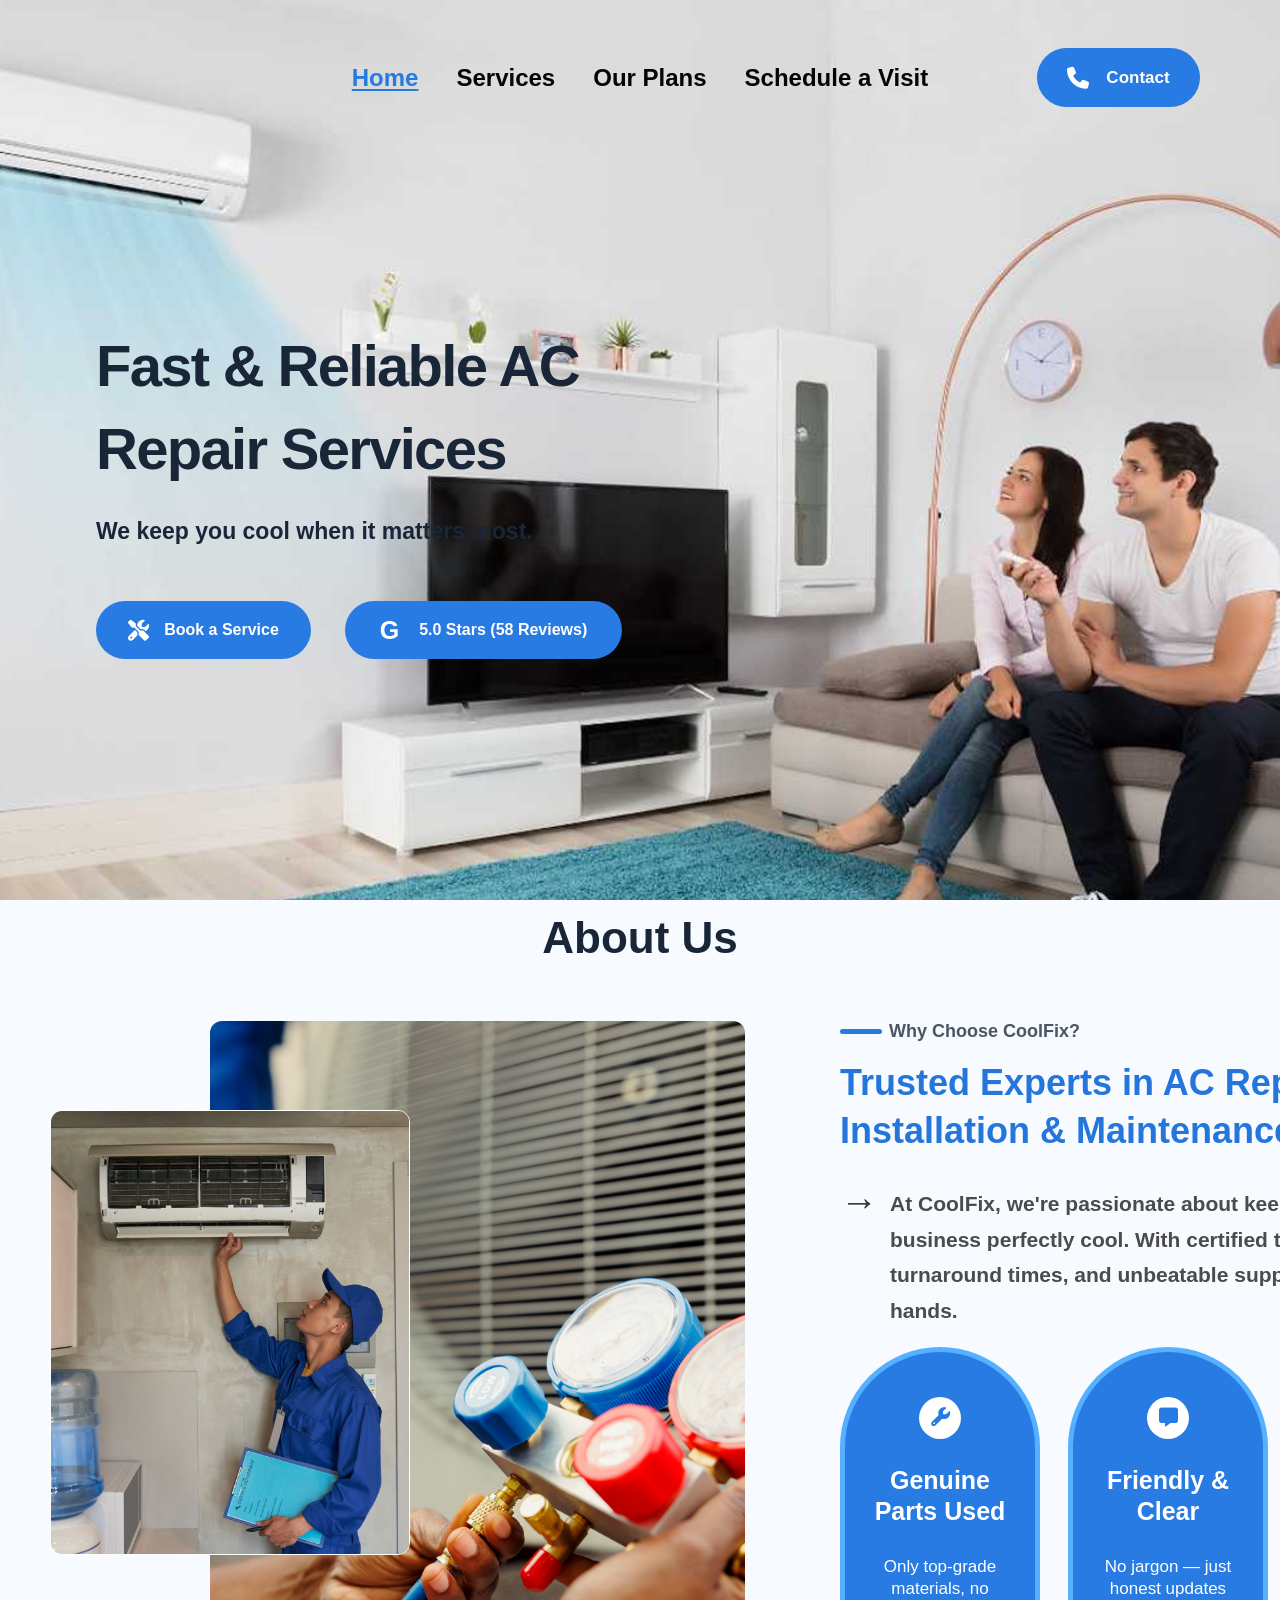
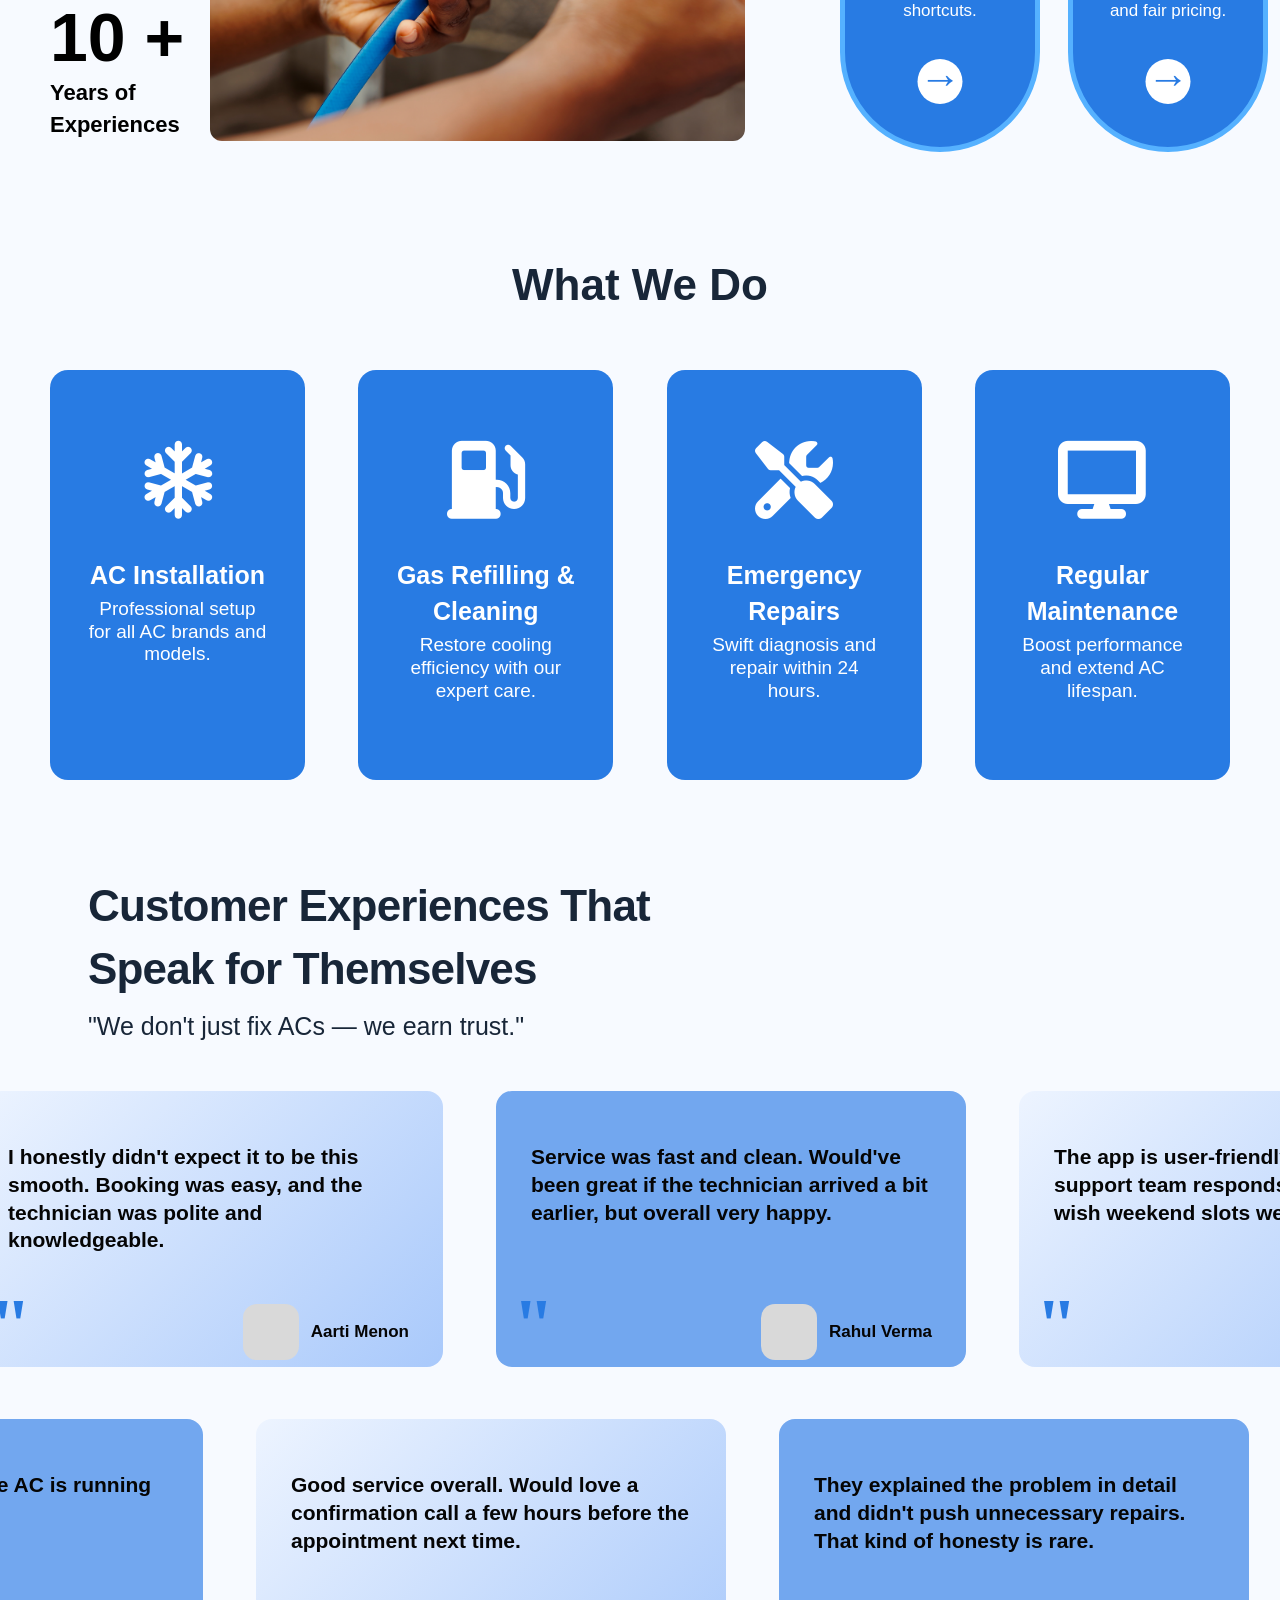
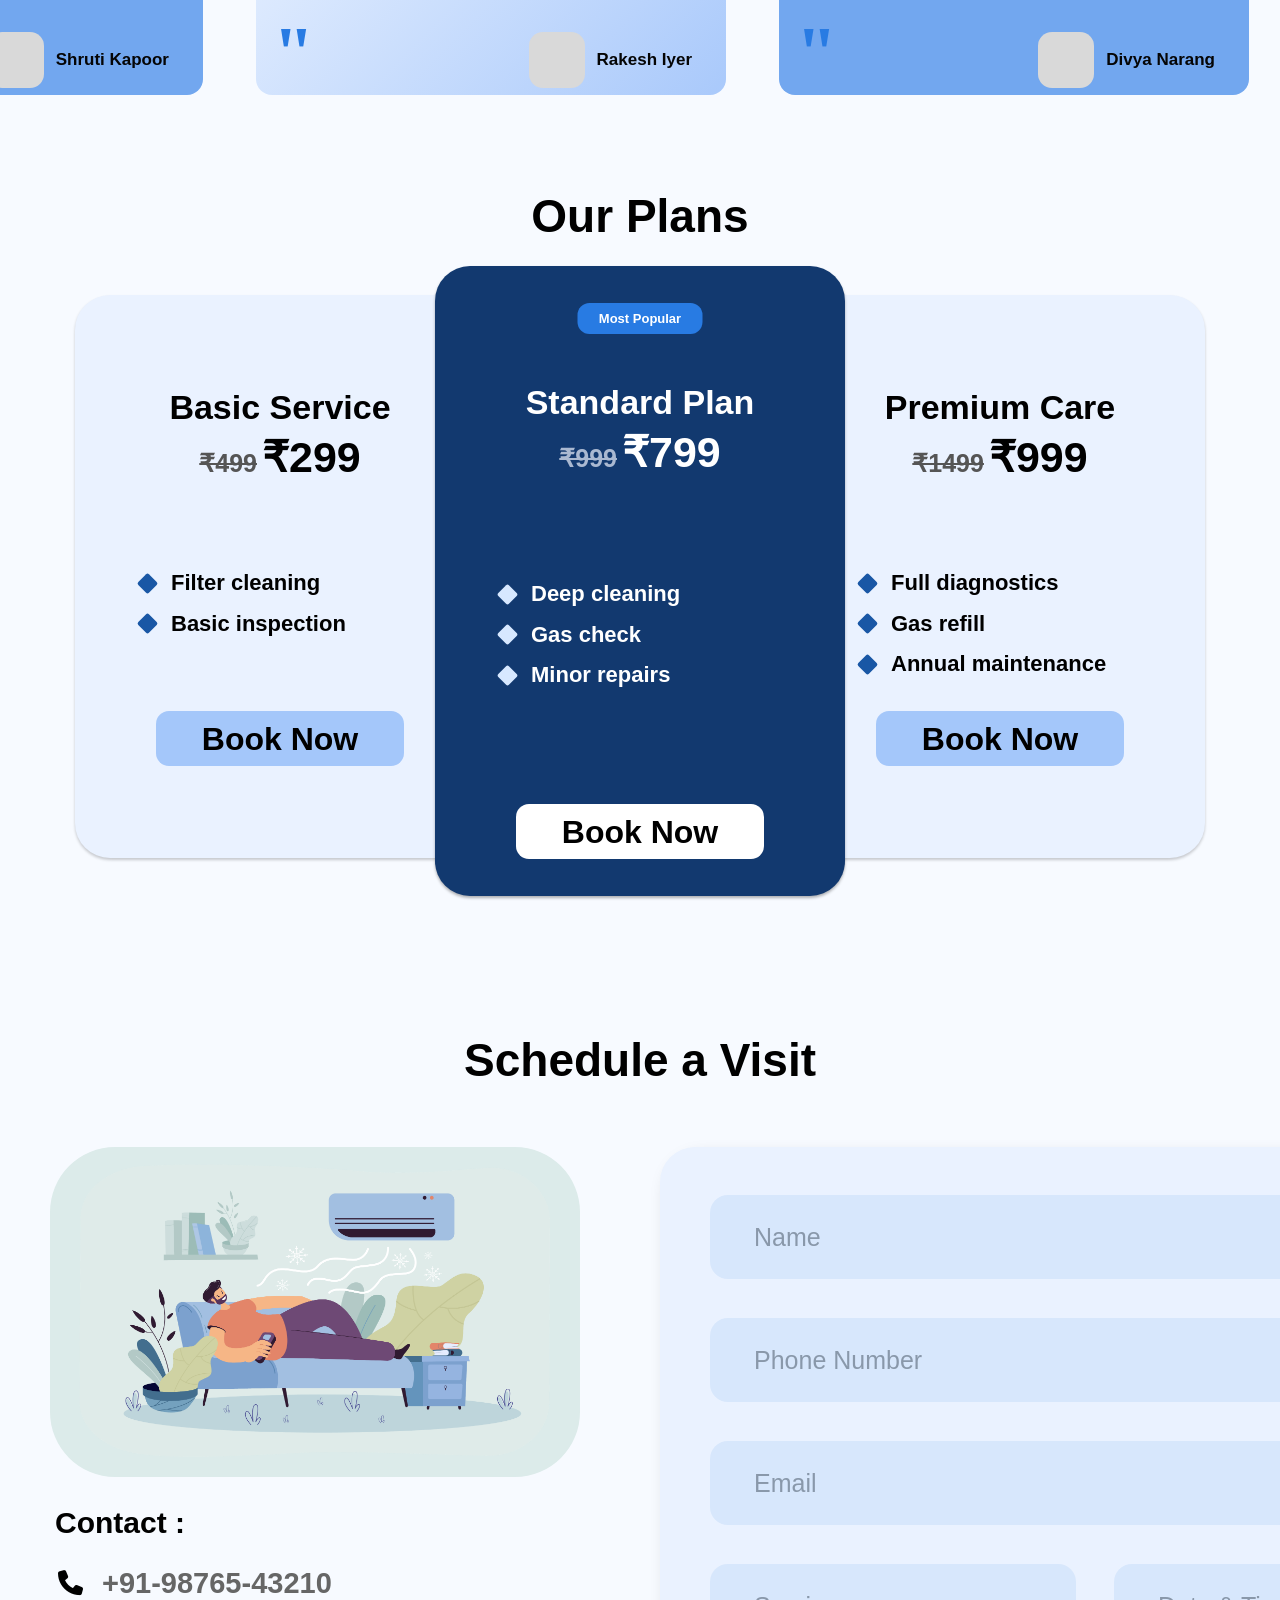
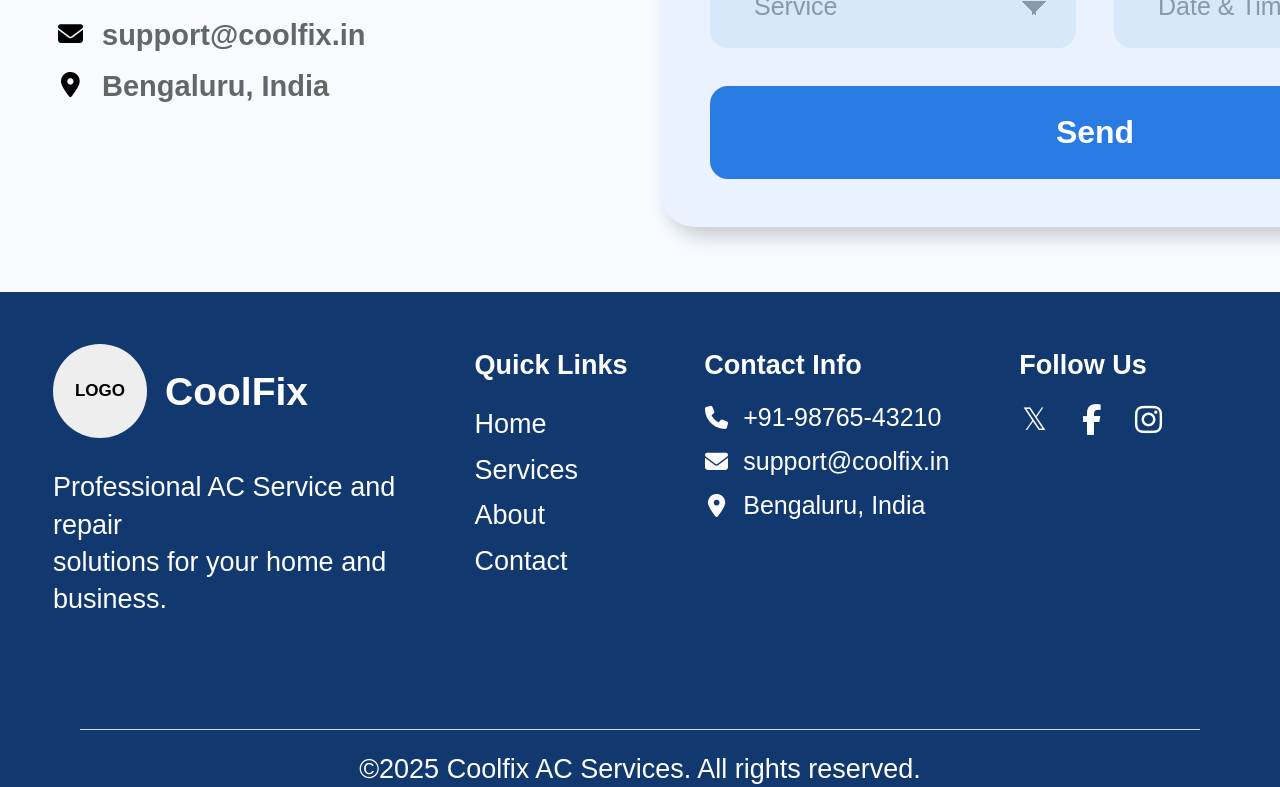
<file: index.html>
<!DOCTYPE html>
<html lang="en">
<head>
  <meta charset="UTF-8">
  <meta name="viewport" content="width=device-width, initial-scale=1.0">
  <title>Document</title>
  <link rel="stylesheet" href="https://cdnjs.cloudflare.com/ajax/libs/font-awesome/6.5.2/css/all.min.css">
  <link rel="stylesheet" href="main.css">
</head>
<body>

  <section class="section1">
    <header class="section1-header1-cnavbar1">
     <!--   <div class="section1-header1-divtag1-cnavbar1-logo1">LOGO</div> -->
      <nav class="section1-header1-navtag1-cnavbar1-nav-links1">
        <a href="#" class="active">Home</a>
        <a href="#">Services</a>
        <a href="#">Our Plans</a>
        <a href="#">Schedule a Visit</a>
      </nav>
      <a href="#" class="section1-header1-atag-contact-btn1">
        <i class="fa-solid fa-phone"></i>
        <span>Contact</span>
      </a>
    </header>
    <div class="hero-content">
      <h1>Fast & Reliable AC<br>Repair Services</h1>
      <p>We keep you cool when it matters most.</p>
      <div class="hero-buttons">
        <a href="#" class="service-btn">
          <i class="fa-solid fa-screwdriver-wrench"></i>
          <span>Book a Service</span>
        </a>
        <a href="#" class="review-btn">
          <span class="google-icon">G</span>
          <span>5.0 Stars (58 Reviews)</span>
        </a>
      </div>
    </div>
  </section>

  <section class="about-section">
    <h2 class="about-title">About Us</h2>
    <div class="about-container">
      <div class="about-images">
        <div class="about-main-image">
          <img src="gas charging.jpg" alt="AC repair technician working">
        </div>
        <div class="about-technician-image">
          <img src="ac checking.jpg" alt="AC technician">
        </div>
        <div class="experience">
          <span class="experience-number">10 +</span>
          <span class="experience-text">Years of<br>Experiences</span>
        </div>
      </div>
      <div class="about-content">
        <div class="about-small-heading">
          <span></span>
          <p>Why Choose CoolFix?</p>
        </div>
        <h3>Trusted Experts in AC Repair,<br>Installation &amp; Maintenance</h3>
        <div class="about-description">
          <span class="arrow">→</span>
          <p>At CoolFix, we're passionate about keeping your home or
          business perfectly cool. With certified technicians,
          quick turnaround times, and unbeatable support — you're
          in safe hands.</p>
        </div>
        <div class="feature-cards">
          <div class="feature-card">
            <div class="feature-icon">
              <i class="fa-solid fa-wrench"></i>
            </div>
            <h4>Genuine<br>Parts Used</h4>
            <p>Only top-grade<br>materials, no<br>shortcuts.</p>
            <div class="feature-arrow">→</div>
          </div>
          <div class="feature-card">
            <div class="feature-icon">
              <i class="fa-solid fa-message"></i>
            </div>
            <h4>Friendly &amp;<br>Clear</h4>
            <p>No jargon — just<br>honest updates<br>and fair pricing.</p>
            <div class="feature-arrow">→</div>
          </div>
          <div class="feature-card">
            <div class="feature-icon">
              <i class="fa-regular fa-clock"></i>
            </div>
            <h4>Same-Day<br>Response</h4>
            <p>Quick, efficient<br>fixes when you<br>need it most.</p>
            <div class="feature-arrow">→</div>
          </div>
        </div>
      </div>
    </div>
  </section>

  <section class="services-section">
    <h2 class="services-title">What We Do</h2>
    <div class="services-container">
      <div class="service-card">
        <div class="service-icon">
          <i class="fa-regular fa-snowflake"></i>
        </div>
        <h3>AC Installation</h3>
        <p>Professional setup<br>for all AC brands and<br>models.</p>
      </div>
      <div class="service-card">
        <div class="service-icon">
          <i class="fa-solid fa-gas-pump"></i>
        </div>
        <h3>Gas Refilling &<br>Cleaning</h3>
        <p>Restore cooling<br>efficiency with our<br>expert care.</p>
      </div>
      <div class="service-card">
        <div class="service-icon">
          <i class="fa-solid fa-screwdriver-wrench"></i>
        </div>
        <h3>Emergency<br>Repairs</h3>
        <p>Swift diagnosis and<br>repair within 24<br>hours.</p>
      </div>
      <div class="service-card">
        <div class="service-icon">
          <i class="fa-solid fa-display"></i>
        </div>
        <h3>Regular<br>Maintenance</h3>
        <p>Boost performance<br>and extend AC<br>lifespan.</p>
      </div>
    </div>
  </section>

  <section class="reviews-section">
    <div class="reviews-header">
      <h2>Customer Experiences That<br>Speak for Themselves</h2>
      <p>"We don't just fix ACs — we earn trust."</p>
    </div>
    <div class="reviews-row reviews-row-one">
      <div class="review-card">
        <div class="review-text">I honestly didn't expect it to be this
        smooth. Booking was easy, and the
        technician was polite and
        knowledgeable.</div>
        <div class="review-bottom">
          <div class="quote-mark">"</div>
          <div class="review-user">
            <div class="user-photo"></div>
            <span>Aarti Menon</span>
          </div>
        </div>
      </div>
      <div class="review-card dark-review">
        <div class="review-text">Service was fast and clean.
        Would've been great if the
        technician arrived a bit earlier,
        but overall very happy.</div>
        <div class="review-bottom">
          <div class="quote-mark">"</div>
          <div class="review-user">
            <div class="user-photo"></div>
            <span>Rahul Verma</span>
          </div>
        </div>
      </div>
      <div class="review-card">
        <div class="review-text">The app is user-friendly and the support
        team responds quickly. Just wish
        weekend slots weren't so packed.</div>
        <div class="review-bottom">
          <div class="quote-mark">"</div>
          <div class="review-user">
            <div class="user-photo"></div>
            <span>Neeraj Patil</span>
          </div>
        </div>
      </div>
      <div class="review-card dark-review">
        <div class="review-text">Technician was quick and
        arrived 15 minutes early.
        Work was neat and professional.</div>
        <div class="review-bottom">
          <div class="quote-mark">"</div>
          <div class="review-user">
            <div class="user-photo"></div>
            <span>Priya Shah</span>
          </div>
        </div>
      </div>
    </div>
    <div class="reviews-row reviews-row-two">
      <div class="review-card dark-review">
        <div class="review-text">Hassle-free service.
        The AC is running
        perfectly now!</div>
        <div class="review-bottom">
          <div class="quote-mark">"</div>
          <div class="review-user">
            <div class="user-photo"></div>
            <span>Shruti Kapoor</span>
          </div>
        </div>
      </div>
      <div class="review-card">
        <div class="review-text">Good service overall. Would love a
        confirmation call a few hours before the
        appointment next time.</div>
        <div class="review-bottom">
          <div class="quote-mark">"</div>
          <div class="review-user">
            <div class="user-photo"></div>
            <span>Rakesh Iyer</span>
          </div>
        </div>
      </div>
      <div class="review-card dark-review">
        <div class="review-text">They explained the problem in
        detail and didn't push
        unnecessary repairs. That kind
        of honesty is rare.</div>
        <div class="review-bottom">
          <div class="quote-mark">"</div>
          <div class="review-user">
            <div class="user-photo"></div>
            <span>Divya Narang</span>
          </div>
        </div>
      </div>
      <div class="review-card">
        <div class="review-text">We've been using them for a year now —
        zero complaints. Reliable and
        reasonably priced.</div>
        <div class="review-bottom">
          <div class="quote-mark">"</div>
          <div class="review-user">
            <div class="user-photo"></div>
            <span>Preeti Joshi</span>
          </div>
        </div>
      </div>
    </div>
  </section>

  <section class="plans-section">
    <h2 class="plans-title">Our Plans</h2>
    <div class="plans-container">
      <div class="plan-card basic-plan">
        <div class="plan-content">
          <h3>Basic Service</h3>
          <div class="plan-price">
            <span class="old-price">₹499</span>
            <span class="current-price">₹299</span>
          </div>
          <ul class="plan-features">
            <li><span class="diamond"></span>Filter cleaning</li>
            <li><span class="diamond"></span>Basic inspection</li>
          </ul>
          <a href="#" class="plan-button">Book Now</a>
        </div>
      </div>
      <div class="plan-card standard-plan">
        <div class="popular-badge">Most Popular</div>
        <div class="plan-content">
          <h3>Standard Plan</h3>
          <div class="plan-price">
            <span class="old-price">₹999</span>
            <span class="current-price">₹799</span>
          </div>
          <ul class="plan-features">
            <li><span class="diamond"></span>Deep cleaning</li>
            <li><span class="diamond"></span>Gas check</li>
            <li><span class="diamond"></span>Minor repairs</li>
          </ul>
          <a href="#" class="plan-button">Book Now</a>
        </div>
      </div>
      <div class="plan-card premium-plan">
        <div class="plan-content">
          <h3>Premium Care</h3>
          <div class="plan-price">
            <span class="old-price">₹1499</span>
            <span class="current-price">₹999</span>
          </div>
          <ul class="plan-features">
            <li><span class="diamond"></span>Full diagnostics</li>
            <li><span class="diamond"></span>Gas refill</li>
            <li><span class="diamond"></span>Annual maintenance</li>
          </ul>
          <a href="#" class="plan-button">Book Now</a>
        </div>
      </div>
    </div>
  </section>

  <section class="schedule-section">
    <h2 class="schedule-title">Schedule a Visit</h2>
    <div class="schedule-container">
      <div class="schedule-left">
        <div class="schedule-image">
          <img src="ac sleeping.png" alt="Relaxing at home">
        </div>
        <div class="contact-info">
          <h3>Contact :</h3>
          <div class="contact-item">
            <i class="fa-solid fa-phone"></i>
            <span>+91-98765-43210</span>
          </div>
          <div class="contact-item">
            <i class="fa-solid fa-envelope"></i>
            <span>support@coolfix.in</span>
          </div>
          <div class="contact-item">
            <i class="fa-solid fa-location-dot"></i>
            <span>Bengaluru, India</span>
          </div>
        </div>
      </div>
      <div class="schedule-form-container">
        <form class="schedule-form">
          <div class="form-group full-width">
            <input type="text" placeholder="Name">
          </div>
          <div class="form-group full-width">
            <input type="tel" placeholder="Phone Number">
          </div>
          <div class="form-group full-width">
            <input type="email" placeholder="Email">
          </div>
          <div class="form-row">
            <div class="form-group">
              <select>
                <option value="">Service</option>
                <option>AC Installation</option>
                <option>Gas Refilling & Cleaning</option>
                <option>Emergency Repairs</option>
                <option>Regular Maintenance</option>
              </select>
            </div>
            <div class="form-group">
              <input
                type="text"
                placeholder="Date & Time"
                onfocus="this.type='datetime-local'"
                onblur="if(!this.value)this.type='text'"
              >
            </div>
          </div>
          <button type="submit" class="send-button">Send</button>
        </form>
      </div>
    </div>
  </section>

  <footer class="site-footer">
    <div class="footer-container">
      <div class="footer-brand">
        <div class="footer-logo-row">
          <div class="footer-logo">LOGO</div>
          <h2>CoolFix</h2>
        </div>
        <p>Professional AC Service and repair<br>solutions for your home and<br>business.</p>
      </div>
      <div class="footer-column">
        <h3>Quick Links</h3>
        <a href="#home">Home</a>
        <a href="#services">Services</a>
        <a href="#about">About</a>
        <a href="#contact">Contact</a>
      </div>
      <div class="footer-column contact-column">
        <h3>Contact Info</h3>
        <div class="footer-contact">
          <i class="fa-solid fa-phone"></i>
          <span>+91-98765-43210</span>
        </div>
        <div class="footer-contact">
          <i class="fa-solid fa-envelope"></i>
          <span>support@coolfix.in</span>
        </div>
        <div class="footer-contact">
          <i class="fa-solid fa-location-dot"></i>
          <span>Bengaluru, India</span>
        </div>
      </div>
      <div class="footer-column follow-column">
        <h3>Follow Us</h3>
        <div class="social-icons">
          <a href="#" aria-label="X">𝕏</a>
          <a href="#" aria-label="Facebook"><i class="fa-brands fa-facebook-f"></i></a>
          <a href="#" aria-label="Instagram"><i class="fa-brands fa-instagram"></i></a>
        </div>
      </div>
    </div>
    <div class="footer-bottom">
      <p>©2025 Coolfix AC Services. All rights reserved.</p>
    </div>
  </footer>

</body>
</html>

<!-->
</file>
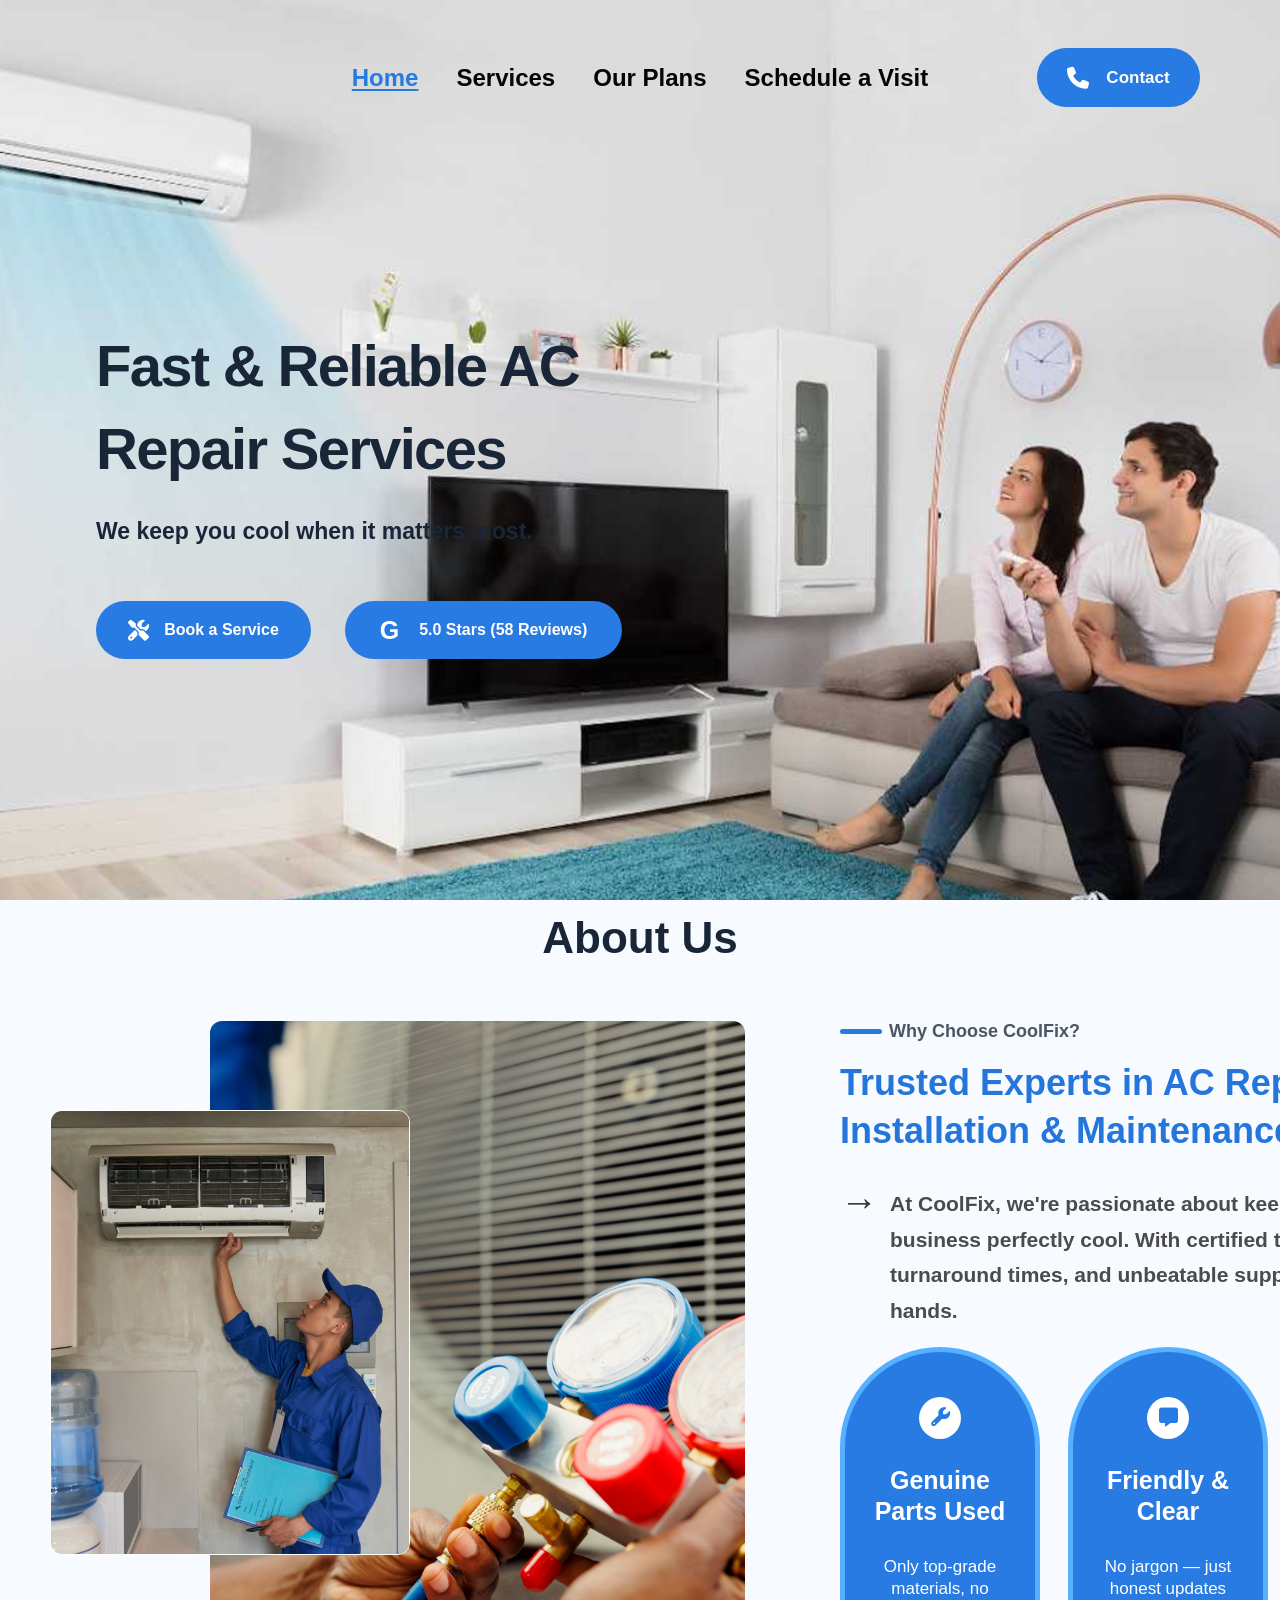
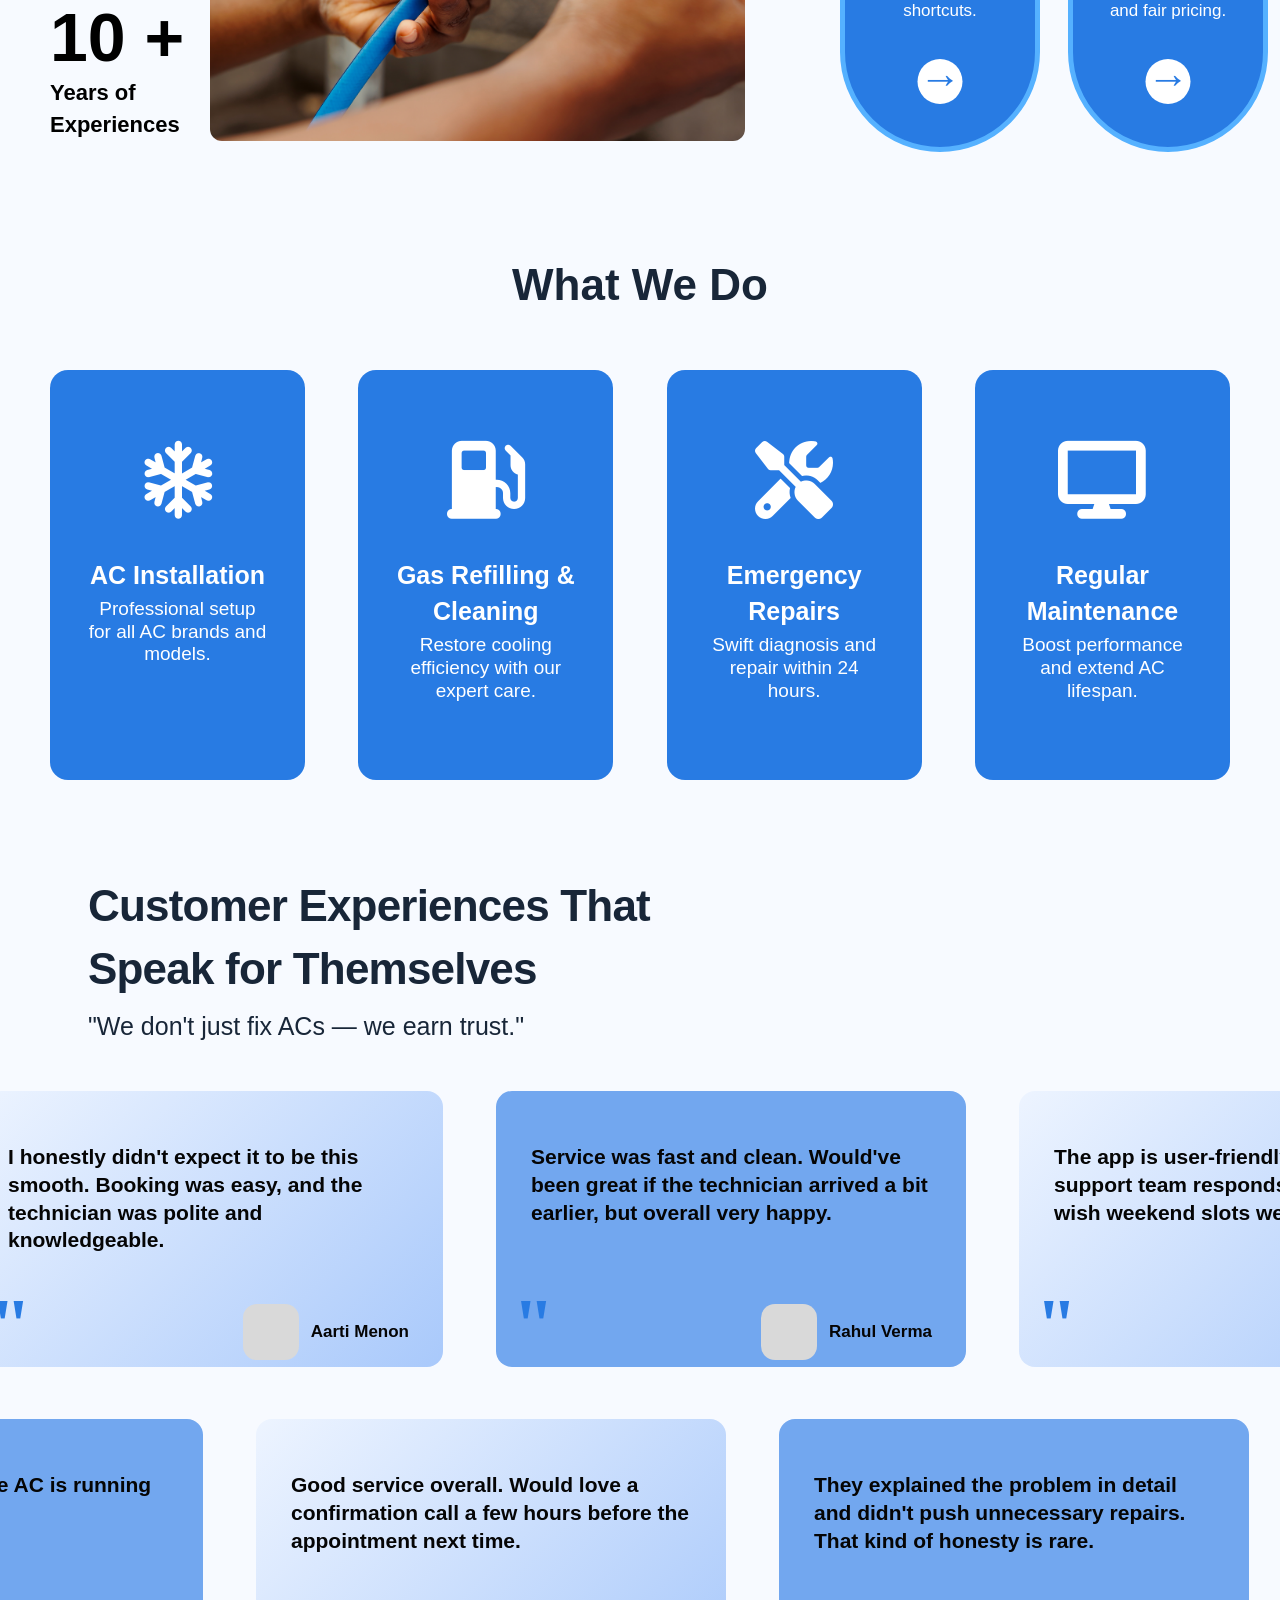
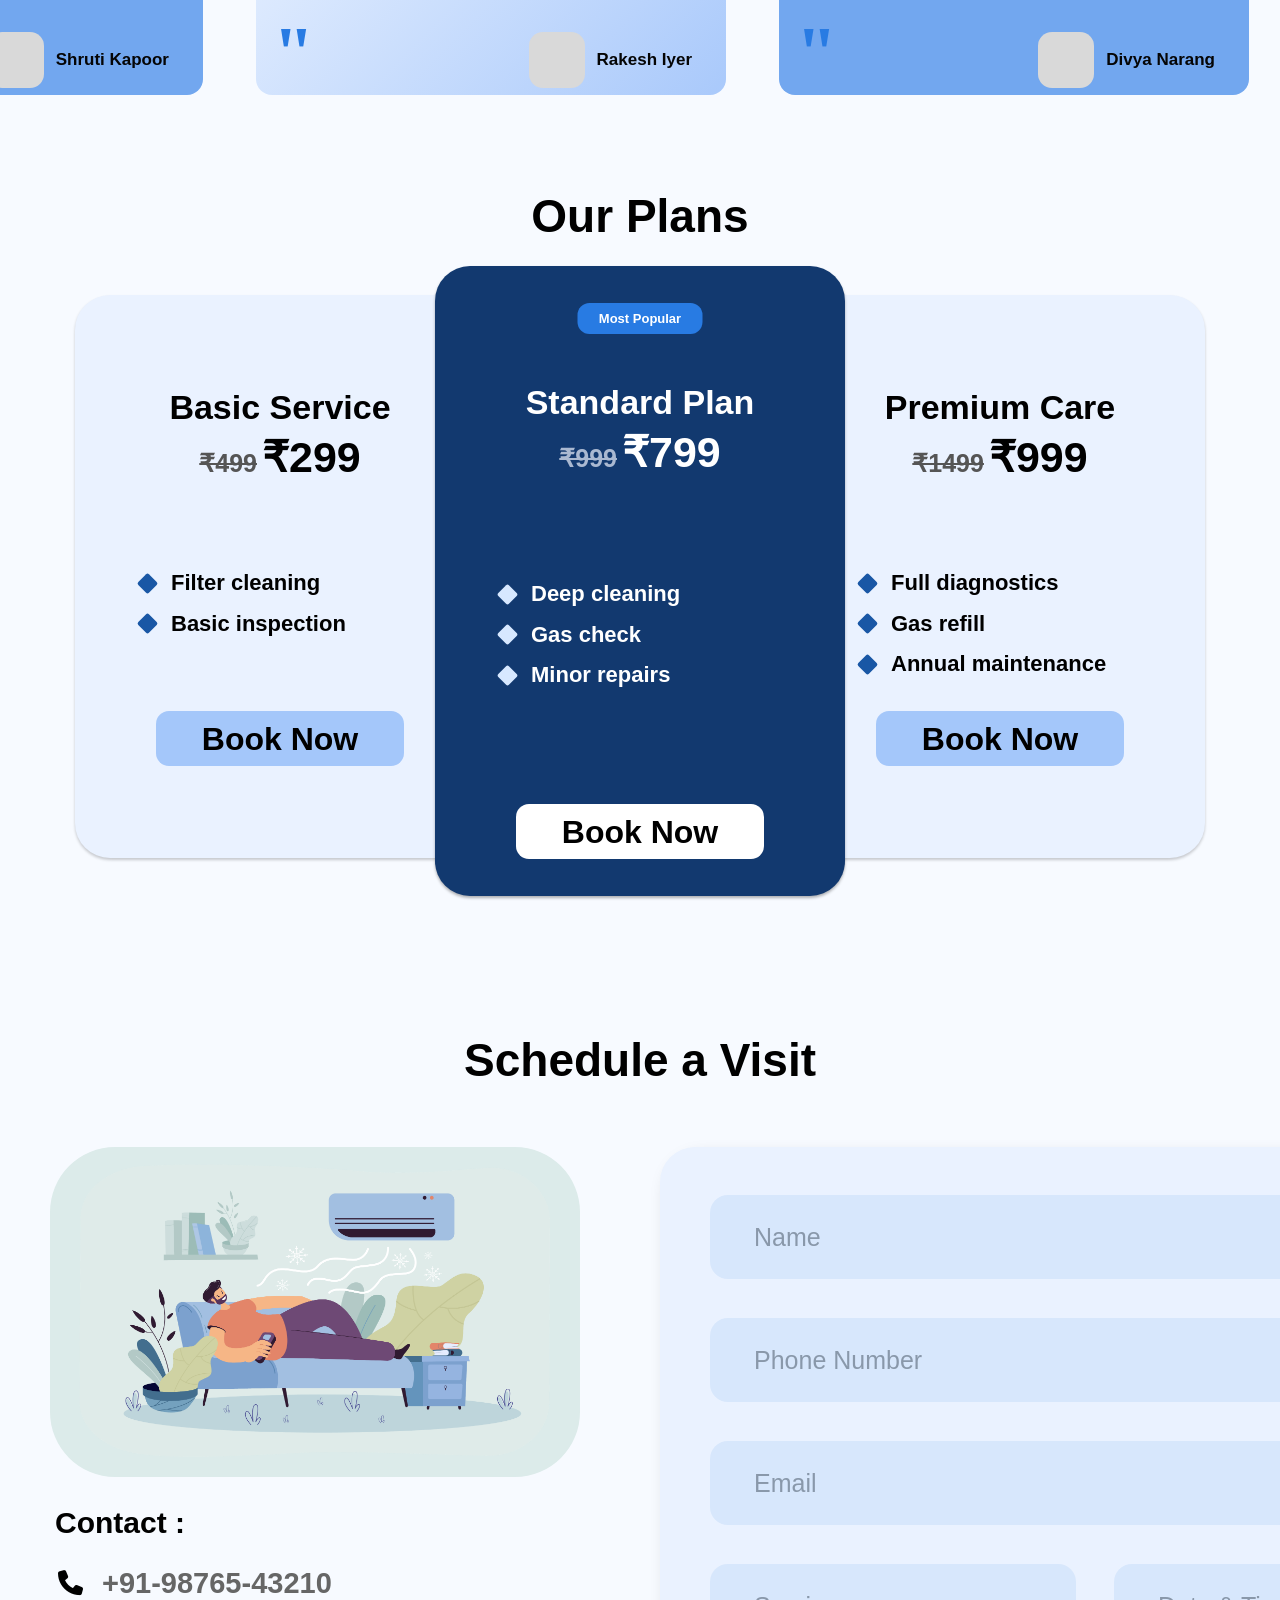
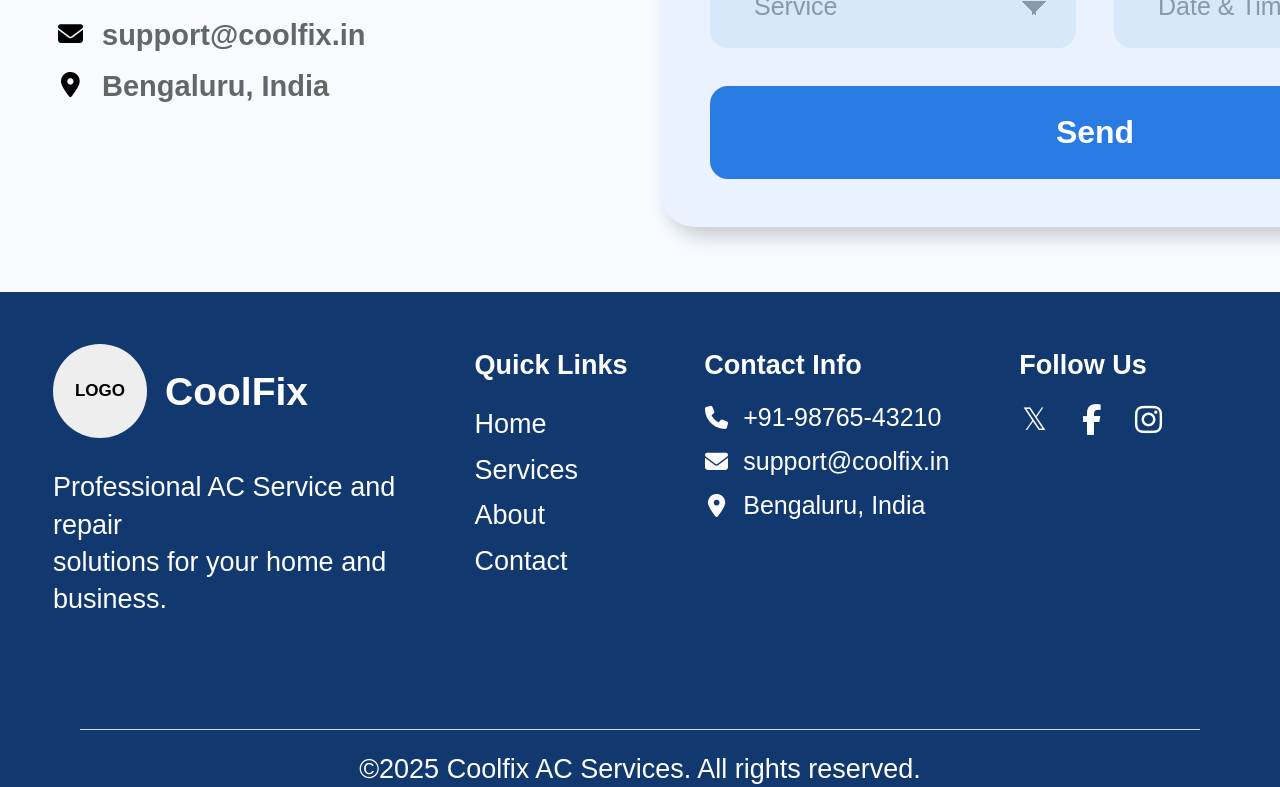
<file: main.html>
<!DOCTYPE html>
<html lang="en">
<head>
  <meta charset="UTF-8">
  <meta name="viewport" content="width=device-width, initial-scale=1.0">
  <title>Document</title>
  <link rel="stylesheet" href="https://cdnjs.cloudflare.com/ajax/libs/font-awesome/6.5.2/css/all.min.css">
  <link rel="stylesheet" href="main.css">
</head>
<body>

  <section class="section1">
    <header class="section1-header1-cnavbar1">
     <!--   <div class="section1-header1-divtag1-cnavbar1-logo1">LOGO</div> -->
      <nav class="section1-header1-navtag1-cnavbar1-nav-links1">
        <a href="#" class="active">Home</a>
        <a href="#">Services</a>
        <a href="#">Our Plans</a>
        <a href="#">Schedule a Visit</a>
      </nav>
      <a href="#" class="section1-header1-atag-contact-btn1">
        <i class="fa-solid fa-phone"></i>
        <span>Contact</span>
      </a>
    </header>
    <div class="hero-content">
      <h1>Fast & Reliable AC<br>Repair Services</h1>
      <p>We keep you cool when it matters most.</p>
      <div class="hero-buttons">
        <a href="#" class="service-btn">
          <i class="fa-solid fa-screwdriver-wrench"></i>
          <span>Book a Service</span>
        </a>
        <a href="#" class="review-btn">
          <span class="google-icon">G</span>
          <span>5.0 Stars (58 Reviews)</span>
        </a>
      </div>
    </div>
  </section>

  <section class="about-section">
    <h2 class="about-title">About Us</h2>
    <div class="about-container">
      <div class="about-images">
        <div class="about-main-image">
          <img src="gas charging.jpg" alt="AC repair technician working">
        </div>
        <div class="about-technician-image">
          <img src="ac checking.jpg" alt="AC technician">
        </div>
        <div class="experience">
          <span class="experience-number">10 +</span>
          <span class="experience-text">Years of<br>Experiences</span>
        </div>
      </div>
      <div class="about-content">
        <div class="about-small-heading">
          <span></span>
          <p>Why Choose CoolFix?</p>
        </div>
        <h3>Trusted Experts in AC Repair,<br>Installation &amp; Maintenance</h3>
        <div class="about-description">
          <span class="arrow">→</span>
          <p>At CoolFix, we're passionate about keeping your home or
          business perfectly cool. With certified technicians,
          quick turnaround times, and unbeatable support — you're
          in safe hands.</p>
        </div>
        <div class="feature-cards">
          <div class="feature-card">
            <div class="feature-icon">
              <i class="fa-solid fa-wrench"></i>
            </div>
            <h4>Genuine<br>Parts Used</h4>
            <p>Only top-grade<br>materials, no<br>shortcuts.</p>
            <div class="feature-arrow">→</div>
          </div>
          <div class="feature-card">
            <div class="feature-icon">
              <i class="fa-solid fa-message"></i>
            </div>
            <h4>Friendly &amp;<br>Clear</h4>
            <p>No jargon — just<br>honest updates<br>and fair pricing.</p>
            <div class="feature-arrow">→</div>
          </div>
          <div class="feature-card">
            <div class="feature-icon">
              <i class="fa-regular fa-clock"></i>
            </div>
            <h4>Same-Day<br>Response</h4>
            <p>Quick, efficient<br>fixes when you<br>need it most.</p>
            <div class="feature-arrow">→</div>
          </div>
        </div>
      </div>
    </div>
  </section>

  <section class="services-section">
    <h2 class="services-title">What We Do</h2>
    <div class="services-container">
      <div class="service-card">
        <div class="service-icon">
          <i class="fa-regular fa-snowflake"></i>
        </div>
        <h3>AC Installation</h3>
        <p>Professional setup<br>for all AC brands and<br>models.</p>
      </div>
      <div class="service-card">
        <div class="service-icon">
          <i class="fa-solid fa-gas-pump"></i>
        </div>
        <h3>Gas Refilling &<br>Cleaning</h3>
        <p>Restore cooling<br>efficiency with our<br>expert care.</p>
      </div>
      <div class="service-card">
        <div class="service-icon">
          <i class="fa-solid fa-screwdriver-wrench"></i>
        </div>
        <h3>Emergency<br>Repairs</h3>
        <p>Swift diagnosis and<br>repair within 24<br>hours.</p>
      </div>
      <div class="service-card">
        <div class="service-icon">
          <i class="fa-solid fa-display"></i>
        </div>
        <h3>Regular<br>Maintenance</h3>
        <p>Boost performance<br>and extend AC<br>lifespan.</p>
      </div>
    </div>
  </section>

  <section class="reviews-section">
    <div class="reviews-header">
      <h2>Customer Experiences That<br>Speak for Themselves</h2>
      <p>"We don't just fix ACs — we earn trust."</p>
    </div>
    <div class="reviews-row reviews-row-one">
      <div class="review-card">
        <div class="review-text">I honestly didn't expect it to be this
        smooth. Booking was easy, and the
        technician was polite and
        knowledgeable.</div>
        <div class="review-bottom">
          <div class="quote-mark">"</div>
          <div class="review-user">
            <div class="user-photo"></div>
            <span>Aarti Menon</span>
          </div>
        </div>
      </div>
      <div class="review-card dark-review">
        <div class="review-text">Service was fast and clean.
        Would've been great if the
        technician arrived a bit earlier,
        but overall very happy.</div>
        <div class="review-bottom">
          <div class="quote-mark">"</div>
          <div class="review-user">
            <div class="user-photo"></div>
            <span>Rahul Verma</span>
          </div>
        </div>
      </div>
      <div class="review-card">
        <div class="review-text">The app is user-friendly and the support
        team responds quickly. Just wish
        weekend slots weren't so packed.</div>
        <div class="review-bottom">
          <div class="quote-mark">"</div>
          <div class="review-user">
            <div class="user-photo"></div>
            <span>Neeraj Patil</span>
          </div>
        </div>
      </div>
      <div class="review-card dark-review">
        <div class="review-text">Technician was quick and
        arrived 15 minutes early.
        Work was neat and professional.</div>
        <div class="review-bottom">
          <div class="quote-mark">"</div>
          <div class="review-user">
            <div class="user-photo"></div>
            <span>Priya Shah</span>
          </div>
        </div>
      </div>
    </div>
    <div class="reviews-row reviews-row-two">
      <div class="review-card dark-review">
        <div class="review-text">Hassle-free service.
        The AC is running
        perfectly now!</div>
        <div class="review-bottom">
          <div class="quote-mark">"</div>
          <div class="review-user">
            <div class="user-photo"></div>
            <span>Shruti Kapoor</span>
          </div>
        </div>
      </div>
      <div class="review-card">
        <div class="review-text">Good service overall. Would love a
        confirmation call a few hours before the
        appointment next time.</div>
        <div class="review-bottom">
          <div class="quote-mark">"</div>
          <div class="review-user">
            <div class="user-photo"></div>
            <span>Rakesh Iyer</span>
          </div>
        </div>
      </div>
      <div class="review-card dark-review">
        <div class="review-text">They explained the problem in
        detail and didn't push
        unnecessary repairs. That kind
        of honesty is rare.</div>
        <div class="review-bottom">
          <div class="quote-mark">"</div>
          <div class="review-user">
            <div class="user-photo"></div>
            <span>Divya Narang</span>
          </div>
        </div>
      </div>
      <div class="review-card">
        <div class="review-text">We've been using them for a year now —
        zero complaints. Reliable and
        reasonably priced.</div>
        <div class="review-bottom">
          <div class="quote-mark">"</div>
          <div class="review-user">
            <div class="user-photo"></div>
            <span>Preeti Joshi</span>
          </div>
        </div>
      </div>
    </div>
  </section>

  <section class="plans-section">
    <h2 class="plans-title">Our Plans</h2>
    <div class="plans-container">
      <div class="plan-card basic-plan">
        <div class="plan-content">
          <h3>Basic Service</h3>
          <div class="plan-price">
            <span class="old-price">₹499</span>
            <span class="current-price">₹299</span>
          </div>
          <ul class="plan-features">
            <li><span class="diamond"></span>Filter cleaning</li>
            <li><span class="diamond"></span>Basic inspection</li>
          </ul>
          <a href="#" class="plan-button">Book Now</a>
        </div>
      </div>
      <div class="plan-card standard-plan">
        <div class="popular-badge">Most Popular</div>
        <div class="plan-content">
          <h3>Standard Plan</h3>
          <div class="plan-price">
            <span class="old-price">₹999</span>
            <span class="current-price">₹799</span>
          </div>
          <ul class="plan-features">
            <li><span class="diamond"></span>Deep cleaning</li>
            <li><span class="diamond"></span>Gas check</li>
            <li><span class="diamond"></span>Minor repairs</li>
          </ul>
          <a href="#" class="plan-button">Book Now</a>
        </div>
      </div>
      <div class="plan-card premium-plan">
        <div class="plan-content">
          <h3>Premium Care</h3>
          <div class="plan-price">
            <span class="old-price">₹1499</span>
            <span class="current-price">₹999</span>
          </div>
          <ul class="plan-features">
            <li><span class="diamond"></span>Full diagnostics</li>
            <li><span class="diamond"></span>Gas refill</li>
            <li><span class="diamond"></span>Annual maintenance</li>
          </ul>
          <a href="#" class="plan-button">Book Now</a>
        </div>
      </div>
    </div>
  </section>

  <section class="schedule-section">
    <h2 class="schedule-title">Schedule a Visit</h2>
    <div class="schedule-container">
      <div class="schedule-left">
        <div class="schedule-image">
          <img src="ac sleeping.png" alt="Relaxing at home">
        </div>
        <div class="contact-info">
          <h3>Contact :</h3>
          <div class="contact-item">
            <i class="fa-solid fa-phone"></i>
            <span>+91-98765-43210</span>
          </div>
          <div class="contact-item">
            <i class="fa-solid fa-envelope"></i>
            <span>support@coolfix.in</span>
          </div>
          <div class="contact-item">
            <i class="fa-solid fa-location-dot"></i>
            <span>Bengaluru, India</span>
          </div>
        </div>
      </div>
      <div class="schedule-form-container">
        <form class="schedule-form">
          <div class="form-group full-width">
            <input type="text" placeholder="Name">
          </div>
          <div class="form-group full-width">
            <input type="tel" placeholder="Phone Number">
          </div>
          <div class="form-group full-width">
            <input type="email" placeholder="Email">
          </div>
          <div class="form-row">
            <div class="form-group">
              <select>
                <option value="">Service</option>
                <option>AC Installation</option>
                <option>Gas Refilling & Cleaning</option>
                <option>Emergency Repairs</option>
                <option>Regular Maintenance</option>
              </select>
            </div>
            <div class="form-group">
              <input
                type="text"
                placeholder="Date & Time"
                onfocus="this.type='datetime-local'"
                onblur="if(!this.value)this.type='text'"
              >
            </div>
          </div>
          <button type="submit" class="send-button">Send</button>
        </form>
      </div>
    </div>
  </section>

  <footer class="site-footer">
    <div class="footer-container">
      <div class="footer-brand">
        <div class="footer-logo-row">
          <div class="footer-logo">LOGO</div>
          <h2>CoolFix</h2>
        </div>
        <p>Professional AC Service and repair<br>solutions for your home and<br>business.</p>
      </div>
      <div class="footer-column">
        <h3>Quick Links</h3>
        <a href="#home">Home</a>
        <a href="#services">Services</a>
        <a href="#about">About</a>
        <a href="#contact">Contact</a>
      </div>
      <div class="footer-column contact-column">
        <h3>Contact Info</h3>
        <div class="footer-contact">
          <i class="fa-solid fa-phone"></i>
          <span>+91-98765-43210</span>
        </div>
        <div class="footer-contact">
          <i class="fa-solid fa-envelope"></i>
          <span>support@coolfix.in</span>
        </div>
        <div class="footer-contact">
          <i class="fa-solid fa-location-dot"></i>
          <span>Bengaluru, India</span>
        </div>
      </div>
      <div class="footer-column follow-column">
        <h3>Follow Us</h3>
        <div class="social-icons">
          <a href="#" aria-label="X">𝕏</a>
          <a href="#" aria-label="Facebook"><i class="fa-brands fa-facebook-f"></i></a>
          <a href="#" aria-label="Instagram"><i class="fa-brands fa-instagram"></i></a>
        </div>
      </div>
    </div>
    <div class="footer-bottom">
      <p>©2025 Coolfix AC Services. All rights reserved.</p>
    </div>
  </footer>

</body>
</html>
</file>
<file: main.css>
* {
  margin: 0;
  padding: 0;
  box-sizing: border-box;
}
html,
body {
  width: 100%;
  height: 100%;
}
body {
  font-family: Arial, Helvetica, sans-serif;
}
.section1 {
  width: 100%;
  min-height: 100vh;
  background-image: url("main\ image.png");
  background-size: cover;   /*   Image-ஐ stretch/crop செய்து, hero section முழுவதையும் image cover செய்ய வேண்டும்.*/
  background-position: center;  /* Image-ன் center portion-ஐ hero section-ன் center-ல் வைத்துக்கொள்.*/
  background-repeat: no-repeat;  /*Image ஒருமுறை மட்டும் இருக்க வேண்டும். Repeat ஆகக்கூடாது.  by default it looks like this  IMAGE IMAGE IMAGE IMAGE     │
│ IMAGE IMAGE IMAGE IMAGE     │
│ IMAGE IMAGE IMAGE IMAGE */
  position: relative;
}
.section1-header1-cnavbar1 {
  width: 100%;
  height: 155px;
  display: flex;
  align-items: center;
  padding: 0 80px;
  position: relative;
  z-index: 10;
}
/*.section1-header1-divtag1-cnavbar1-logo1 {
  width: 88px;
  height: 88px;
  border-radius: 50%;
  background: #dedede;
  display: flex;
  align-items: center;
  justify-content: center;
  font-size: 15px;
  font-weight: 700;
  color: #111;
  flex-shrink: 0; 
}*/
.section1-header1-navtag1-cnavbar1-nav-links1 {
  position: absolute;
  left: 50%;
  transform: translateX(-50%);
  display: flex;
  align-items: center;
  gap: 38px;
  white-space: nowrap;
}
.section1-header1-navtag1-cnavbar1-nav-links1 a {
  text-decoration: none;
  color: #050505;
  font-size: 24px;
  font-weight: 700;
  transition: 0.2s ease;
}
.section1-header1-navtag1-cnavbar1-nav-links1 a:hover {
  color: #247be3;
}
.section1-header1-navtag1-cnavbar1-nav-links1 a.active {
  color: #247be3;
  text-decoration: underline;
  text-decoration-thickness: 2px;
  text-underline-offset: 3px;
}
.section1-header1-atag-contact-btn1 {
  margin-left: auto;
  width: 163px;
  height: 59px;
  border-radius: 35px;
  background: #287be3;
  color: white;
  text-decoration: none;
  display: flex;
  align-items: center;
  justify-content: center;
  gap: 17px;
  font-size: 17px;
  font-weight: 700;
  transition: 0.2s ease;
}
.section1-header1-atag-contact-btn1 i {
  font-size: 22px;
}
.section1-header1-atag-contact-btn1:hover {
  background: #176bd3;
}
.hero-content {
  position: absolute;
  left: 96px;
  top: 325px;
  color: #182638;
}
.hero-content h1 {
  font-size: 58px;
  line-height: 1.43;
  font-weight: 700;
  letter-spacing: -1.7px;
  margin-bottom: 24px;
}
.hero-content p {
  font-size: 23px;
  line-height: 1.4;
  font-weight: 700;
  color: #182638;
  margin-bottom: 54px;
}
.hero-buttons {
  display: flex;
  align-items: center;
  gap: 34px;
}
.service-btn,
.review-btn {
  height: 58px;
  border-radius: 32px;
  background: #287be3;
  color: white;
  text-decoration: none;
  display: flex;
  align-items: center;
  justify-content: center;
  font-size: 16px;
  font-weight: 700;
  transition: 0.2s ease;
}
.service-btn {
  width: 215px;
  gap: 15px;
}
.service-btn i {
  font-size: 21px;
}
.review-btn {
  width: 277px;
  gap: 20px;
}
.google-icon {
  font-family: Arial, Helvetica, sans-serif;
  font-size: 25px;
  font-weight: 700;
}
.service-btn:hover,
.review-btn:hover {
  background: #176bd3;
  transform: translateY(-1px);
}
@media (max-width: 1200px) {
  .navbar {
    padding: 0 50px;
  }
  .nav-links {
    gap: 25px;
  }
  .nav-links a {
    font-size: 20px;
  }
  .hero-content {
    left: 70px;
    top: 300px;
  }
  .hero-content h1 {
    font-size: 48px;
  }
}
@media (max-width: 900px) {
  .navbar {
    height: 120px;
    padding: 0 30px;
  }
  .logo {
    width: 70px;
    height: 70px;
  }
  .nav-links {
    display: none;
  }
  .contact-btn {
    width: 140px;
    height: 52px;
  }
  .hero-content {
    left: 40px;
    top: 250px;
  }
  .hero-content h1 {
    font-size: 42px;
  }
  .hero-content p {
    font-size: 19px;
  }
}
@media (max-width: 600px) {
  .hero {
    background-position: 62% center;
  }
  .navbar {
    padding: 0 20px;
  }
  .logo {
    width: 62px;
    height: 62px;
    font-size: 12px;
  }
  .contact-btn {
    width: 125px;
    height: 48px;
    font-size: 15px;
  }
  .hero-content {
    left: 25px;
    right: 25px;
    top: 220px;
  }
  .hero-content h1 {
    font-size: 36px;
    line-height: 1.25;
  }
  .hero-content p {
    font-size: 17px;
    margin-bottom: 35px;
  }
  .hero-buttons {
    flex-direction: column;
    align-items: flex-start;
    gap: 15px;
  }
}
.about-section {
  width: 100%;
  min-height: 900px;
  background: #f7faff;
  padding-top: 12px;
  padding-bottom: 65px;
  overflow: hidden;
}
.about-title {
  text-align: center;
  color: #182638;
  font-size: 44px;
  line-height: 1.2;
  font-weight: 700;
  margin: 0 0 56px 0;
}
.about-container {
  width: 1470px;
  max-width: calc(100% - 100px);
  margin: 0 auto;
  display: flex;
  align-items: flex-start;
  gap: 95px;
}
.about-images {
  width: 695px;
  height: 720px;
  position: relative;
  flex-shrink: 0;
}
.about-main-image {
  position: absolute;
  top: 0;
  right: 0;
  width: 535px;
  height: 720px;
  border-radius: 12px;
  overflow: hidden;
}
.about-main-image img {
  width: 100%;
  height: 100%;
  object-fit: cover;
  display: block;
}
.about-technician-image {
  position: absolute;
  left: 0;
  top: 89px;
  width: 360px;
  height: 445px;
  border-radius: 12px;
  overflow: hidden;
  border: 1px solid #ffffff;
  z-index: 2;
}
.about-technician-image img {
  width: 100%;
  height: 100%;
  object-fit: cover;
  display: block;
}
.experience {
  position: absolute;
  left: 0;
  bottom: 0;
  width: 160px;
  display: flex;
  flex-direction: column;
  z-index: 5;
}
.experience-number {
  color: #000000;
  font-size: 68px;
  line-height: 1;
  font-weight: 700;
  margin-bottom: 6px;
}
.experience-text {
  color: #000000;
  font-size: 22px;
  line-height: 1.45;
  font-weight: 700;
}
.about-content {
  flex: 1;
  padding-top: 0;
}
.about-small-heading {
  display: flex;
  align-items: center;
  gap: 7px;
  margin-bottom: 17px;
}
.about-small-heading span {
  width: 42px;
  height: 5px;
  background: #287be3;
  border-radius: 5px;
}
.about-small-heading p {
  color: #4b5563;
  font-size: 18px;
  font-weight: 700;
  margin: 0;
}
.about-content h3 {
  color: #2476dc;
  font-size: 36px;
  line-height: 1.35;
  font-weight: 700;
  margin: 0 0 30px 0;
}
.about-description {
  display: flex;
  align-items: flex-start;
  gap: 12px;
  margin-bottom: 18px;
}
.about-description .arrow {
  color: #333333;
  font-size: 38px;
  line-height: 1;
  margin-top: -3px;
  flex-shrink: 0;
}
.about-description p {
  color: #4b4b4b;
  font-size: 21px;
  line-height: 1.7;
  font-weight: 700;
  margin: 0;
}
.feature-cards {
  display: flex;
  gap: 28px;
  margin-top: 13px;
}
.feature-card {
  width: 200px;
  height: 405px;
  background: #287be3;
  border-radius: 105px;
  border: 5px solid #55b1ff;
  color: white;
  display: flex;
  flex-direction: column;
  align-items: center;
  text-align: center;
  position: relative;
  padding-top: 45px;
  flex-shrink: 0;
}
.feature-icon {
  width: 42px;
  height: 42px;
  border-radius: 50%;
  background: #ffffff;
  color: #287be3;
  display: flex;
  align-items: center;
  justify-content: center;
  margin-bottom: 20px;
}
.feature-icon i {
  font-size: 19px;
}
.feature-card h4 {
  color: #ffffff;
  font-size: 25px;
  line-height: 1.25;
  font-weight: 700;
  margin: 0;
  min-height: 75px;
  display: flex;
  align-items: center;
}
.feature-card p {
  color: #ffffff;
  font-size: 17px;
  line-height: 1.3;
  font-weight: 400;
  margin: 22px 0 0 0;
}
.feature-arrow {
  position: absolute;
  bottom: 43px;
  left: 50%;
  transform: translateX(-50%);
  width: 45px;
  height: 45px;
  border-radius: 50%;
  background: #ffffff;
  color: #287be3;
  display: flex;
  align-items: center;
  justify-content: center;
  font-size: 42px;
  line-height: 1;
  padding-bottom: 5px;
}
.services-section {
  width: 100%;
  min-height: 635px;
  background: #f7faff;
  padding-top: 42px;
  padding-bottom: 78px;
  overflow: hidden;
}
.services-title {
  text-align: center;
  color: #182638;
  font-size: 44px;
  line-height: 1.2;
  font-weight: 700;
  margin: 0 0 58px 0;
}
.services-container {
  width: 1335px;
  max-width: calc(100% - 100px);
  margin: 0 auto;
  display: flex;
  justify-content: space-between;
  align-items: flex-start;
}
.service-card {
  width: 255px;
  height: 410px;
  background: #287be3;
  border-radius: 18px;
  color: #ffffff;
  display: flex;
  flex-direction: column;
  align-items: center;
  text-align: center;
  padding-top: 60px;
  flex-shrink: 0;
}
.service-icon {
  width: 100px;
  height: 100px;
  display: flex;
  align-items: center;
  justify-content: center;
  color: #ffffff;
  margin-bottom: 27px;
}
.service-icon i {
  font-size: 78px;
  line-height: 1;
}
.service-card h3 {
  color: #ffffff;
  font-size: 25px;
  line-height: 1.45;
  font-weight: 700;
  margin: 0 0 5px 0;
}
.service-card p {
  color: #ffffff;
  font-size: 19px;
  line-height: 1.2;
  font-weight: 400;
  margin: 0;
}
.service-card {
  transition:
    transform 0.25s ease,
    box-shadow 0.25s ease;
}
.service-card:hover {
  transform: translateY(-7px);
  box-shadow: 0 12px 25px rgba(40, 123, 227, 0.22);
}
.reviews-section {
  width: 100%;
  min-height: 890px;
  background: #f7faff;
  padding-top: 16px;
  padding-bottom: 65px;
  overflow: hidden;
}
.reviews-header {
  width: 100%;
  padding-left: 88px;
  margin-bottom: 47px;
}
.reviews-header h2 {
  color: #182638;
  font-size: 44px;
  line-height: 1.45;
  font-weight: 700;
  letter-spacing: -0.8px;
  margin: 0 0 8px 0;
}
.reviews-header p {
  color: #182638;
  font-size: 25px;
  line-height: 1.4;
  font-weight: 400;
  margin: 0;
}
.reviews-row {
  display: flex;
  align-items: flex-start;
  gap: 53px;
  width: max-content;
}
.reviews-row-one {
  margin-left: -27px;
  margin-bottom: 52px;
}
.reviews-row-two {
  margin-left: -267px;
}
.review-card {
  width: 470px;
  height: 276px;
  background: linear-gradient(135deg, #edf4ff 0%, #a9c9fb 100%);
  border-radius: 16px;
  position: relative;
  flex-shrink: 0;
  padding: 52px 35px 25px 35px;
  color: #000000;
}
.review-card.dark-review {
  background: #72a7ef;
}
.review-text {
  width: 100%;
  color: #050505;
  font-size: 21px;
  line-height: 1.32;
  font-weight: 700;
}
.review-bottom {
  position: absolute;
  left: 0;
  right: 0;
  bottom: 0;
  height: 70px;
  display: flex;
  align-items: center;
}
.quote-mark {
  width: 75px;
  height: 70px;
  color: #287be3;
  font-family: Georgia, serif;
  font-size: 75px;
  font-weight: 700;
  line-height: 0.95;
  display: flex;
  align-items: center;
  justify-content: center;
  padding-bottom: 15px;
}
.review-user {
  display: flex;
  align-items: center;
  gap: 12px;
  margin-left: auto;
  margin-right: 34px;
}
.user-photo {
  width: 56px;
  height: 56px;
  background: #d9d9d9;
  border-radius: 14px;
  flex-shrink: 0;
}
.review-user span {
  color: #050505;
  font-size: 17px;
  font-weight: 700;
  white-space: nowrap;
}
.plans-section {
  width: 100%;
  min-height: 845px;
  background: #f7faff;
  padding-top: 29px;
  padding-bottom: 80px;
  overflow: hidden;
}
.plans-title {
  text-align: center;
  color: #000000;
  font-size: 46px;
  line-height: 1.2;
  font-weight: 700;
  margin: 0 0 51px 0;
}
.plans-container {
  width: 1130px;
  height: 600px;
  margin: 0 auto;
  position: relative;
  display: flex;
  justify-content: space-between;
  align-items: flex-start;
}
.plan-card {
  width: 410px;
  height: 563px;
  border-radius: 35px;
  position: relative;
  flex-shrink: 0;
}
.basic-plan,
.premium-plan {
  background: #eaf2ff;
  box-shadow: 0 2px 3px rgba(0, 0, 0, 0.2);
}
.basic-plan .plan-content,
.premium-plan .plan-content {
  padding-top: 92px;
}
.standard-plan {
  width: 410px;
  height: 630px;
  background: #12396f;
  color: #ffffff;
  position: absolute;
  top: -29px;
  left: 50%;
  transform: translateX(-50%);
  z-index: 5;
  box-shadow: 0 2px 3px rgba(0, 0, 0, 0.3);
}
.plan-content {
  width: 100%;
  height: 100%;
  display: flex;
  flex-direction: column;
  align-items: center;
}
.plan-card h3 {
  color: #000000;
  font-size: 34px;
  line-height: 1.2;
  font-weight: 700;
  text-align: center;
  margin: 0;
}
.standard-plan h3 {
  color: #ffffff;
  margin-top: 116px;
}
.plan-price {
  display: flex;
  align-items: baseline;
  gap: 5px;
  margin-top: 8px;
}
.old-price {
  color: #555555;
  font-size: 25px;
  line-height: 1;
  font-weight: 700;
  text-decoration: line-through;
}
.current-price {
  color: #000000;
  font-size: 43px;
  line-height: 1;
  font-weight: 700;
}
.standard-plan .old-price {
  color: #aab9d1;
}
.standard-plan .current-price {
  color: #ffffff;
}
.plan-features {
  list-style: none;
  padding: 0;
  margin: 0;
  width: 280px;
  display: flex;
  flex-direction: column;
  gap: 14px;
}
.basic-plan .plan-features,
.premium-plan .plan-features {
  margin-top: 91px;
}
.standard-plan .plan-features {
  margin-top: 107px;
}
.plan-features li {
  display: flex;
  align-items: center;
  gap: 16px;
  color: #000000;
  font-size: 22px;
  line-height: 1.2;
  font-weight: 700;
}
.standard-plan .plan-features li {
  color: #ffffff;
}
.diamond {
  width: 15px;
  height: 15px;
  background: #1957a5;
  transform: rotate(45deg);
  border-radius: 2px;
  flex-shrink: 0;
}
.standard-plan .diamond {
  background: #d7e8ff;
}
.plan-button {
  position: absolute;
  bottom: 92px;
  width: 248px;
  height: 55px;
  border-radius: 13px;
  display: flex;
  align-items: center;
  justify-content: center;
  text-decoration: none;
  font-size: 32px;
  line-height: 1;
  font-weight: 700;
  color: #000000;
  background: #a4c7fa;
  transition: 0.2s ease;
}
.plan-button:hover {
  transform: translateY(-2px);
  filter: brightness(0.96);
}
.standard-plan .plan-button {
  background: #ffffff;
  color: #000000;
  bottom: 37px;
}
.popular-badge {
  position: absolute;
  top: 37px;
  left: 50%;
  transform: translateX(-50%);
  width: 125px;
  height: 31px;
  border-radius: 12px;
  background: #287be3;
  color: #ffffff;
  display: flex;
  align-items: center;
  justify-content: center;
  font-size: 13px;
  font-weight: 700;
}
.schedule-section {
  width: 100%;
  min-height: 850px;
  background: #f7faff;
  padding-top: 28px;
  padding-bottom: 65px;
  overflow: hidden;
}
.schedule-title {
  text-align: center;
  color: #000000;
  font-size: 46px;
  line-height: 1.2;
  font-weight: 700;
  margin: 0 0 59px 0;
}
.schedule-container {
  width: 1335px;
  max-width: calc(100% - 100px);
  margin: 0 auto;
  display: flex;
  align-items: flex-start;
  gap: 80px;
}
.schedule-left {
  width: 530px;
  flex-shrink: 0;
}
.schedule-image {
  width: 530px;
  height: 330px;
  border-radius: 65px;
  overflow: hidden;
  background: #dcebea;
  margin-bottom: 28px;
}
.schedule-image img {
  width: 100%;
  height: 100%;
  display: block;
  object-fit: cover;
}
.contact-info {
  padding-left: 5px;
}
.contact-info h3 {
  color: #000000;
  font-size: 30px;
  line-height: 1.2;
  font-weight: 700;
  margin: 0 0 24px 0;
}
.contact-item {
  display: flex;
  align-items: center;
  gap: 17px;
  margin-bottom: 15px;
}
.contact-item i {
  width: 30px;
  color: #000000;
  font-size: 25px;
  text-align: center;
}
.contact-item span {
  color: #666666;
  font-size: 29px;
  line-height: 1.25;
  font-weight: 700;
}
.schedule-form-container {
  width: 870px;
  min-height: 680px;
  background: #eaf2ff;
  border-radius: 35px;
  box-shadow: 8px 10px 18px rgba(0, 0, 0, 0.18);
  padding: 48px 50px;
  flex-shrink: 0;
}
.schedule-form {
  width: 100%;
  display: flex;
  flex-direction: column;
  gap: 39px;
}
.form-group {
  width: 100%;
}
.form-group input,
.form-group select {
  width: 100%;
  height: 84px;
  border: none;
  outline: none;
  border-radius: 18px;
  background: #d7e7fc;
  color: #596779;
  font-family: Arial, Helvetica, sans-serif;
  font-size: 25px;
  font-weight: 400;
  padding: 0 44px;
  appearance: none;
}
.form-group input::placeholder {
  color: #8998aa;
  opacity: 1;
}
.form-row {
  width: 100%;
  display: flex;
  gap: 38px;
}
.form-row .form-group {
  width: 50%;
}
.form-group select {
  color: #8998aa;
  cursor: pointer;
  background-image:
    linear-gradient(45deg, transparent 50%, #8998aa 50%),
    linear-gradient(135deg, #8998aa 50%, transparent 50%);
  background-position:
    calc(100% - 40px) 37px,
    calc(100% - 30px) 37px;
  background-size:
    14px 14px,
    14px 14px;
  background-repeat: no-repeat;
}
.send-button {
  width: 100%;
  height: 93px;
  border: none;
  border-radius: 18px;
  background: #287be3;
  color: #ffffff;
  font-family: Arial, Helvetica, sans-serif;
  font-size: 32px;
  font-weight: 700;
  cursor: pointer;
  margin-top: -1px;
  transition: 0.2s ease;
}
.send-button:hover {
  background: #176bd3;
  transform: translateY(-1px);
}
.site-footer {
  width: 100%;
  min-height: 490px;
  background: #12396f;
  color: #ffffff;
  padding-top: 52px;
  box-sizing: border-box;
}
.footer-container {
  width: 100%;
  max-width: 1700px;
  margin: 0 auto;
  padding: 0 53px;
  box-sizing: border-box;
  display: grid;
  grid-template-columns: 2.2fr 1fr 1.5fr 1.3fr;
  column-gap: 70px;
}
.footer-brand {
  min-width: 0;
}
.footer-logo-row {
  display: flex;
  align-items: center;
  gap: 18px;
}
.footer-logo {
  width: 94px;
  height: 94px;
  border-radius: 50%;
  background: #eeeeee;
  color: #000000;
  display: flex;
  align-items: center;
  justify-content: center;
  flex-shrink: 0;
  font-size: 17px;
  font-weight: 700;
}
.footer-logo-row h2 {
  margin: 0;
  color: #ffffff;
  font-size: 39px;
  line-height: 1;
  font-weight: 700;
}
.footer-brand p {
  margin: 31px 0 0 0;
  color: #ffffff;
  font-size: 27px;
  line-height: 1.38;
  font-weight: 400;
}
.footer-column {
  display: flex;
  flex-direction: column;
}
.footer-column h3 {
  margin: 5px 0 20px 0;
  color: #ffffff;
  font-size: 27px;
  line-height: 1.2;
  font-weight: 700;
}
.footer-column > a {
  color: #ffffff;
  text-decoration: none;
  font-size: 27px;
  line-height: 1.7;
  font-weight: 400;
  transition: 0.2s ease;
}
.footer-column > a:hover {
  opacity: 0.75;
}
.footer-contact {
  display: flex;
  align-items: center;
  gap: 15px;
  margin-bottom: 13px;
}
.footer-contact i {
  width: 24px;
  color: #ffffff;
  font-size: 23px;
  text-align: center;
  flex-shrink: 0;
}
.footer-contact span {
  color: #ffffff;
  font-size: 25px;
  line-height: 1.25;
  font-weight: 400;
}
.social-icons {
  display: flex;
  align-items: center;
  gap: 27px;
  margin-top: 0;
}
.social-icons a {
  color: #ffffff;
  text-decoration: none;
  font-size: 31px;
  width: 30px;
  height: 35px;
  display: flex;
  align-items: center;
  justify-content: center;
  transition: 0.2s ease;
}
.social-icons a:hover {
  opacity: 0.7;
  transform: translateY(-2px);
}
.footer-bottom {
  width: calc(100% - 160px);
  margin: 111px auto 0 auto;
  padding-top: 22px;
  border-top: 1px solid rgba(255, 255, 255, 0.8);
  text-align: center;
}
.footer-bottom p {
  margin: 0;
  color: #ffffff;
  font-size: 27px;
  line-height: 1.3;
  font-weight: 400;
}
</file>
